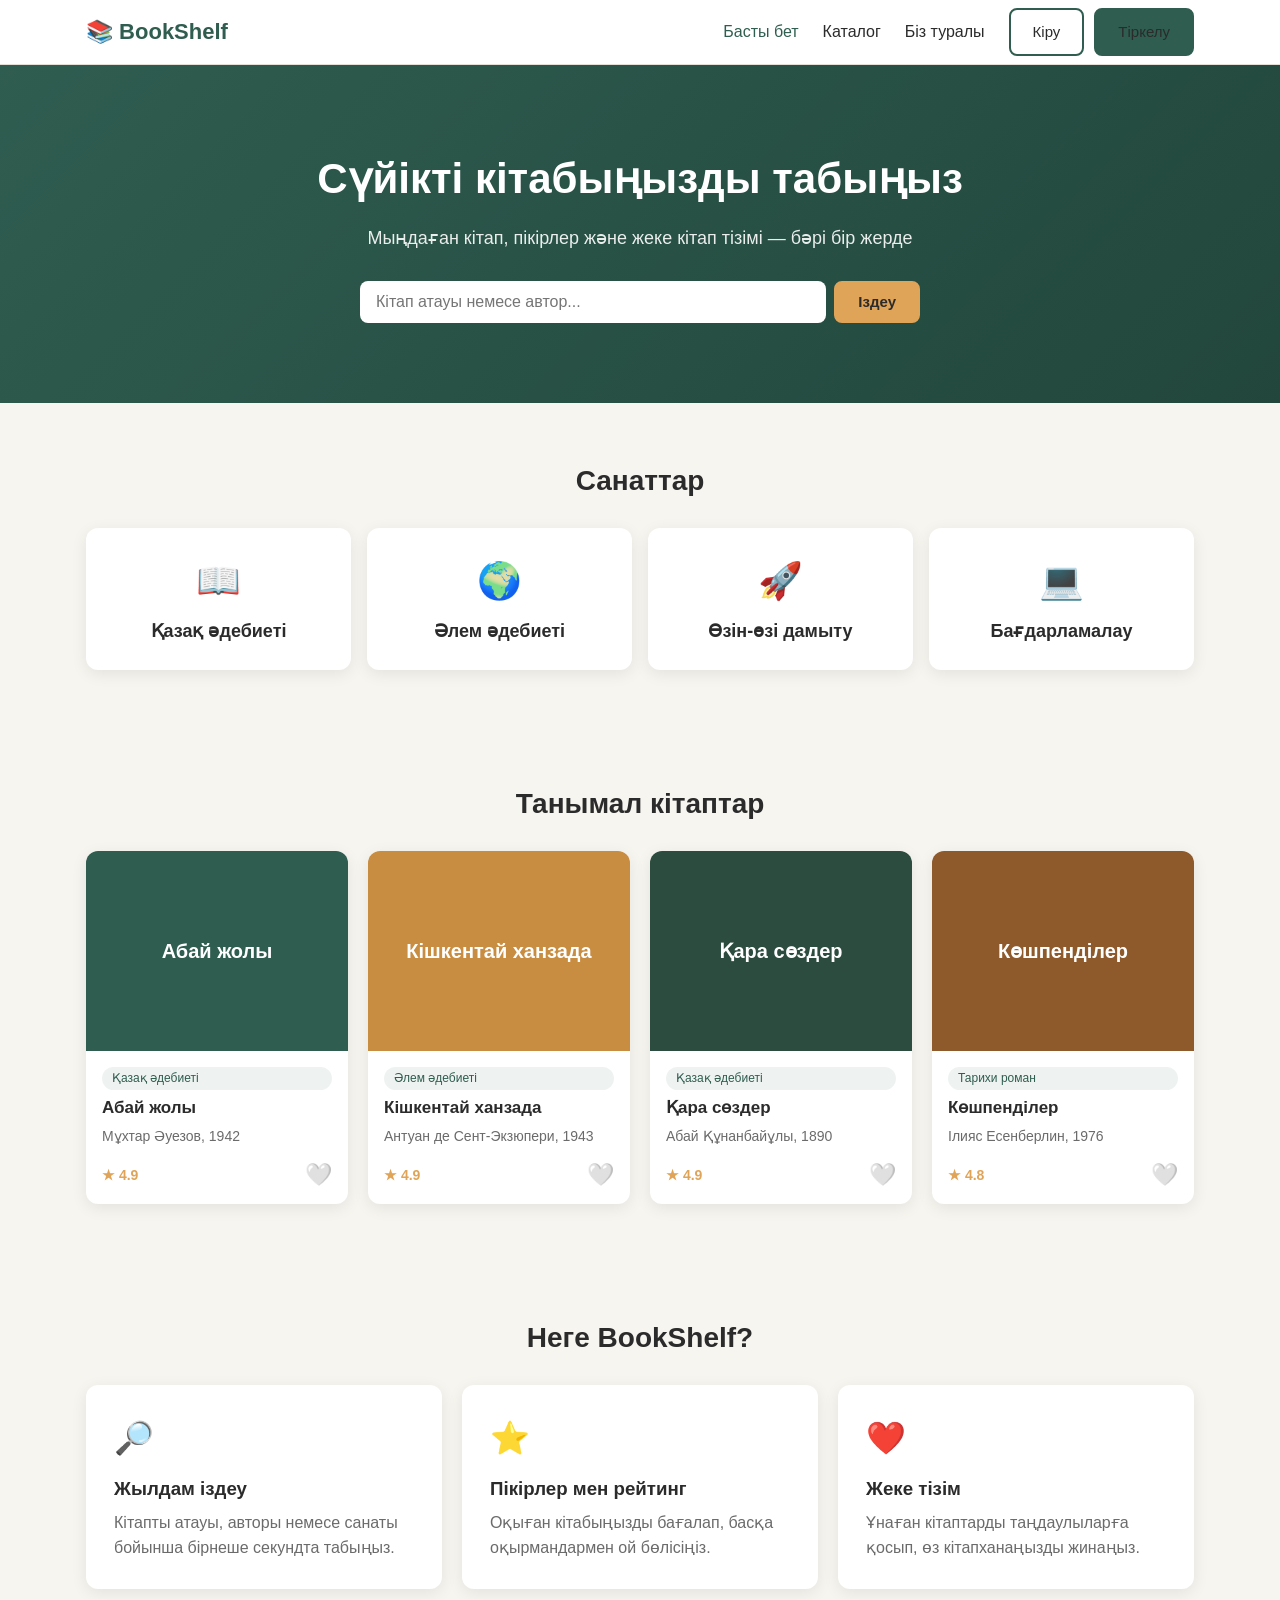
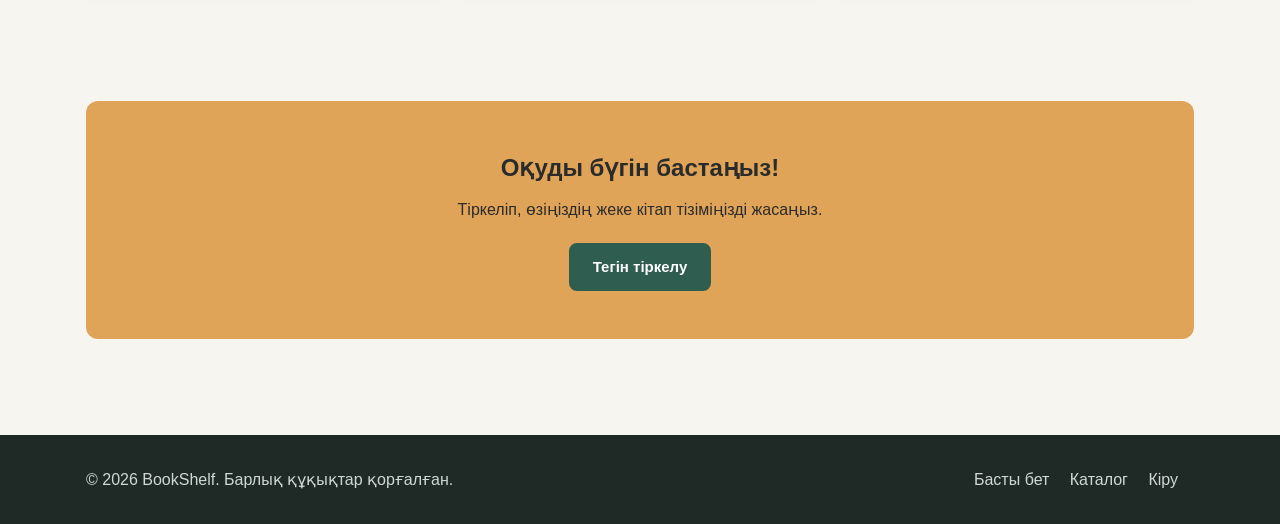
<file: frontend/index.html>
<!DOCTYPE html>
<html lang="kk">
<head>
  <meta charset="UTF-8">
  <meta name="viewport" content="width=device-width, initial-scale=1.0">
  <title>BookShelf — Онлайн кітапхана</title>
  <link rel="stylesheet" href="css/style.css">
</head>
<body>
  <!-- Header -->
  <header class="header">
    <div class="container">
      <a href="index.html" class="logo">📚 BookShelf</a>
      <button class="burger" aria-label="Мәзір">☰</button>
      <nav class="nav">
        <a href="index.html" class="active">Басты бет</a>
        <a href="catalog.html">Каталог</a>
        <a href="#about">Біз туралы</a>
        <div class="nav-buttons">
          <a href="login.html" class="btn btn-outline">Кіру</a>
          <a href="register.html" class="btn">Тіркелу</a>
        </div>
      </nav>
    </div>
  </header>

  <main>
    <!-- Hero -->
    <section class="hero">
      <div class="container">
        <h1>Сүйікті кітабыңызды табыңыз</h1>
        <p>Мыңдаған кітап, пікірлер және жеке кітап тізімі — бәрі бір жерде</p>
        <form class="search-form" action="catalog.html" method="get">
          <input type="text" name="q" placeholder="Кітап атауы немесе автор...">
          <button type="submit" class="btn btn-accent">Іздеу</button>
        </form>
      </div>
    </section>

    <!-- Санаттар -->
    <section class="section">
      <div class="container">
        <h2 class="section-title">Санаттар</h2>
        <div class="categories">
          <a href="catalog.html?category=Қазақ әдебиеті" class="category-card">
            <div class="icon">📖</div>
            <h3>Қазақ әдебиеті</h3>
          </a>
          <a href="catalog.html?category=Әлем әдебиеті" class="category-card">
            <div class="icon">🌍</div>
            <h3>Әлем әдебиеті</h3>
          </a>
          <a href="catalog.html?category=Өзін-өзі дамыту" class="category-card">
            <div class="icon">🚀</div>
            <h3>Өзін-өзі дамыту</h3>
          </a>
          <a href="catalog.html?category=Бағдарламалау" class="category-card">
            <div class="icon">💻</div>
            <h3>Бағдарламалау</h3>
          </a>
        </div>
      </div>
    </section>

    <!-- Танымал кітаптар -->
    <section class="section">
      <div class="container">
        <h2 class="section-title">Танымал кітаптар</h2>
        <div class="books-grid" id="popular-books"></div>
      </div>
    </section>

    <!-- Мүмкіндіктер -->
    <section class="section" id="about">
      <div class="container">
        <h2 class="section-title">Неге BookShelf?</h2>
        <div class="features">
          <div class="feature">
            <div class="icon">🔎</div>
            <h3>Жылдам іздеу</h3>
            <p>Кітапты атауы, авторы немесе санаты бойынша бірнеше секундта табыңыз.</p>
          </div>
          <div class="feature">
            <div class="icon">⭐</div>
            <h3>Пікірлер мен рейтинг</h3>
            <p>Оқыған кітабыңызды бағалап, басқа оқырмандармен ой бөлісіңіз.</p>
          </div>
          <div class="feature">
            <div class="icon">❤️</div>
            <h3>Жеке тізім</h3>
            <p>Ұнаған кітаптарды таңдаулыларға қосып, өз кітапханаңызды жинаңыз.</p>
          </div>
        </div>
      </div>
    </section>

    <!-- Call to action -->
    <section class="section">
      <div class="container">
        <div class="cta">
          <h2>Оқуды бүгін бастаңыз!</h2>
          <p>Тіркеліп, өзіңіздің жеке кітап тізіміңізді жасаңыз.</p>
          <a href="register.html" class="btn">Тегін тіркелу</a>
        </div>
      </div>
    </section>
  </main>

  <!-- Footer -->
  <footer class="footer">
    <div class="container">
      <p>© 2026 BookShelf. Барлық құқықтар қорғалған.</p>
      <div>
        <a href="index.html">Басты бет</a>
        <a href="catalog.html">Каталог</a>
        <a href="login.html">Кіру</a>
      </div>
    </div>
  </footer>

  <script src="js/main.js"></script>
</body>
</html>
</file>
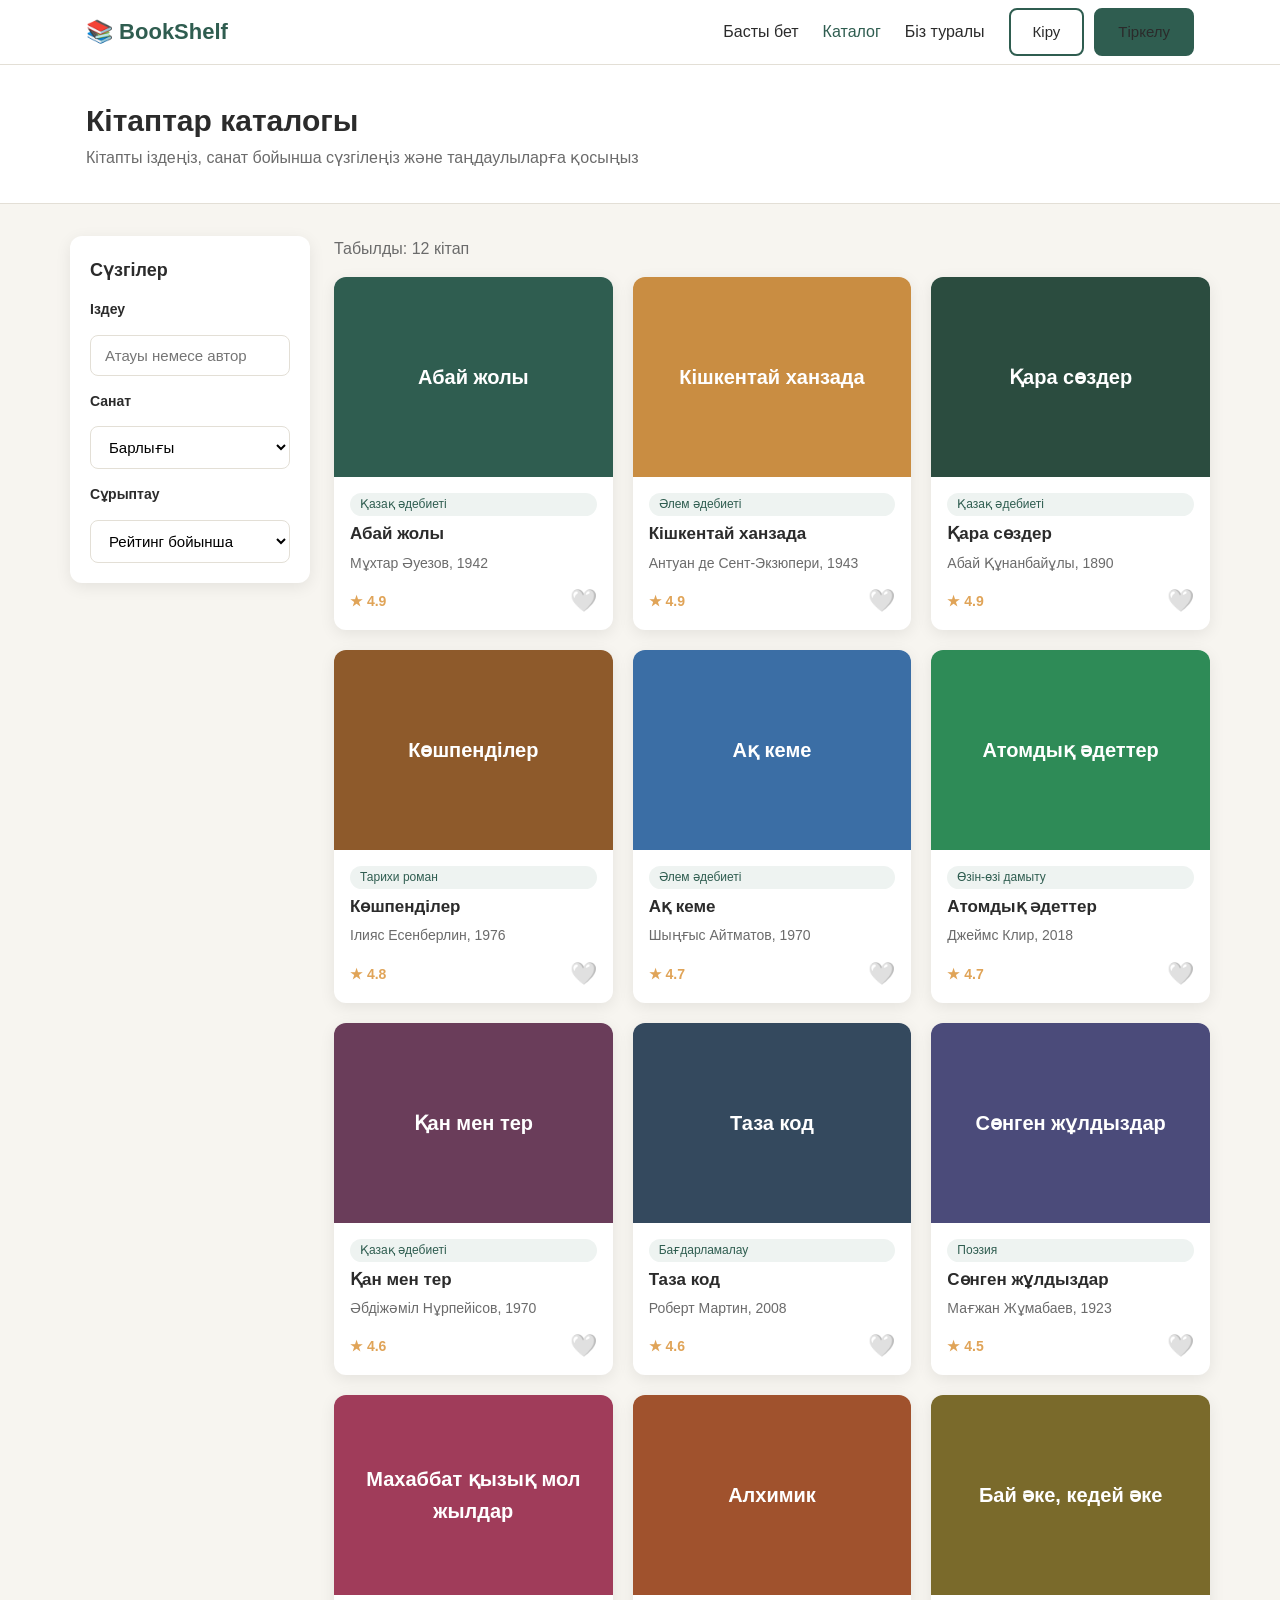
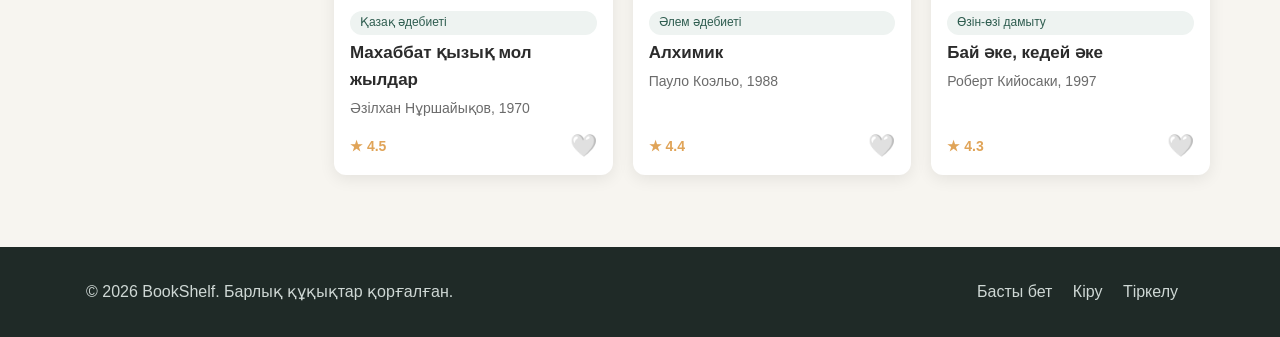
<file: frontend/catalog.html>
<!DOCTYPE html>
<html lang="kk">
<head>
  <meta charset="UTF-8">
  <meta name="viewport" content="width=device-width, initial-scale=1.0">
  <title>Каталог — BookShelf</title>
  <link rel="stylesheet" href="css/style.css">
</head>
<body>
  <!-- Header -->
  <header class="header">
    <div class="container">
      <a href="index.html" class="logo">📚 BookShelf</a>
      <button class="burger" aria-label="Мәзір">☰</button>
      <nav class="nav">
        <a href="index.html">Басты бет</a>
        <a href="catalog.html" class="active">Каталог</a>
        <a href="index.html#about">Біз туралы</a>
        <div class="nav-buttons">
          <a href="login.html" class="btn btn-outline">Кіру</a>
          <a href="register.html" class="btn">Тіркелу</a>
        </div>
      </nav>
    </div>
  </header>

  <main>
    <section class="page-header">
      <div class="container">
        <h1>Кітаптар каталогы</h1>
        <p>Кітапты іздеңіз, санат бойынша сүзгілеңіз және таңдаулыларға қосыңыз</p>
      </div>
    </section>

    <div class="container catalog-layout">
      <!-- Сүзгілер -->
      <aside class="filters">
        <h3>Сүзгілер</h3>
        <label for="search">Іздеу</label>
        <input type="text" id="search" placeholder="Атауы немесе автор">

        <label for="category">Санат</label>
        <select id="category">
          <option value="all">Барлығы</option>
        </select>

        <label for="sort">Сұрыптау</label>
        <select id="sort">
          <option value="rating">Рейтинг бойынша</option>
          <option value="title">Атауы бойынша (А-Я)</option>
          <option value="year">Жаңалары алдымен</option>
        </select>
      </aside>

      <!-- Кітаптар -->
      <section>
        <div class="catalog-top">
          <span id="result-count"></span>
        </div>
        <div class="books-grid" id="catalog-books"></div>
        <p class="empty" id="empty">Ештеңе табылмады 😔</p>
      </section>
    </div>
  </main>

  <!-- Footer -->
  <footer class="footer">
    <div class="container">
      <p>© 2026 BookShelf. Барлық құқықтар қорғалған.</p>
      <div>
        <a href="index.html">Басты бет</a>
        <a href="login.html">Кіру</a>
        <a href="register.html">Тіркелу</a>
      </div>
    </div>
  </footer>

  <script src="js/main.js"></script>
</body>
</html>
</file>
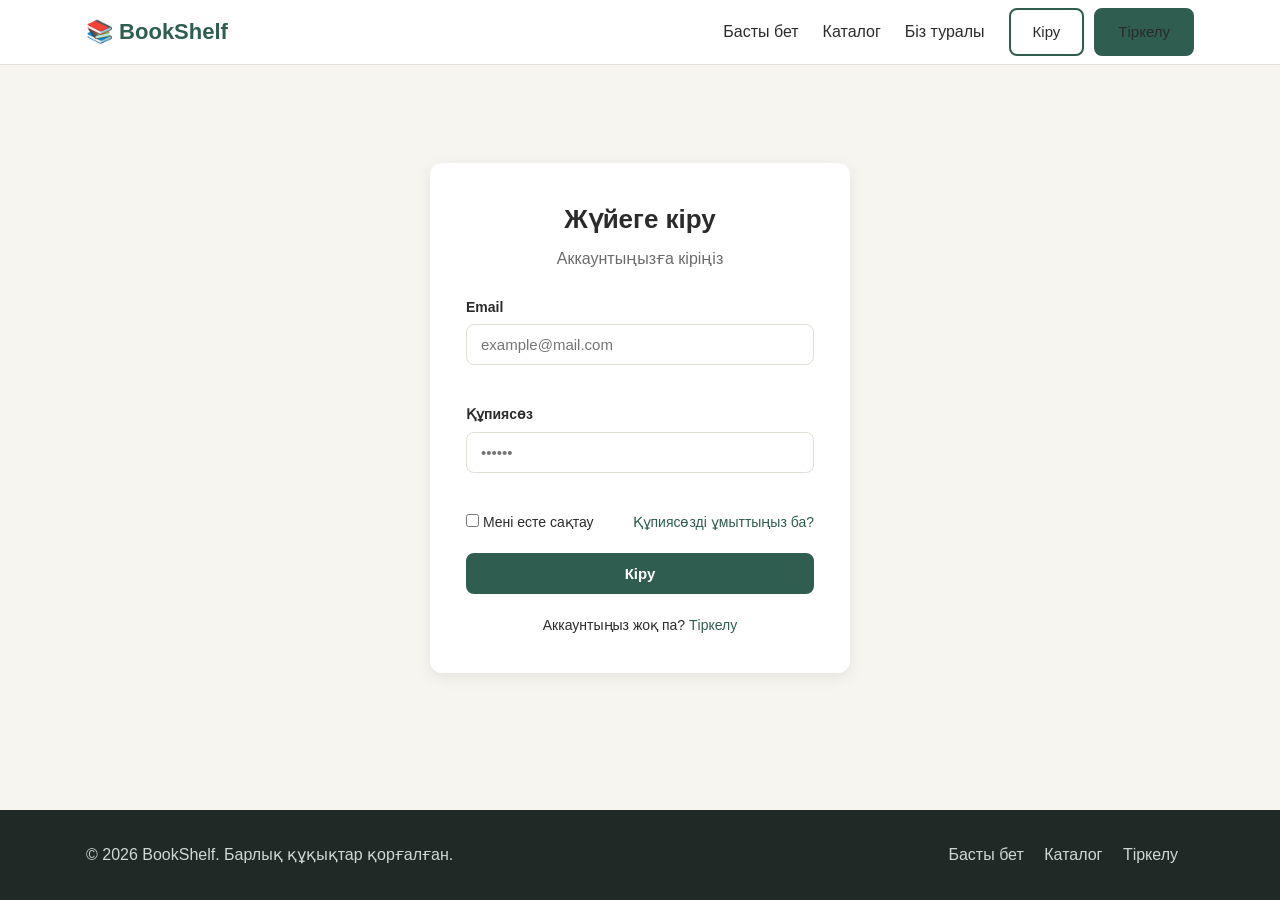
<file: frontend/login.html>
<!DOCTYPE html>
<html lang="kk">
<head>
  <meta charset="UTF-8">
  <meta name="viewport" content="width=device-width, initial-scale=1.0">
  <title>Кіру — BookShelf</title>
  <link rel="stylesheet" href="css/style.css">
</head>
<body>
  <!-- Header -->
  <header class="header">
    <div class="container">
      <a href="index.html" class="logo">📚 BookShelf</a>
      <button class="burger" aria-label="Мәзір">☰</button>
      <nav class="nav">
        <a href="index.html">Басты бет</a>
        <a href="catalog.html">Каталог</a>
        <a href="index.html#about">Біз туралы</a>
        <div class="nav-buttons">
          <a href="login.html" class="btn btn-outline">Кіру</a>
          <a href="register.html" class="btn">Тіркелу</a>
        </div>
      </nav>
    </div>
  </header>

  <main class="auth-page">
    <div class="auth-card">
      <h1>Жүйеге кіру</h1>
      <p class="subtitle">Аккаунтыңызға кіріңіз</p>

      <div class="message" id="form-message"></div>

      <form id="login-form" novalidate>
        <div class="form-group">
          <label for="email">Email</label>
          <input type="email" id="email" name="email" placeholder="example@mail.com">
          <p class="error-text"></p>
        </div>
        <div class="form-group">
          <label for="password">Құпиясөз</label>
          <input type="password" id="password" name="password" placeholder="••••••">
          <p class="error-text"></p>
        </div>
        <div class="form-row">
          <label><input type="checkbox"> Мені есте сақтау</label>
          <a href="#">Құпиясөзді ұмыттыңыз ба?</a>
        </div>
        <button type="submit" class="btn btn-block">Кіру</button>
      </form>

      <p class="form-footer">Аккаунтыңыз жоқ па? <a href="register.html">Тіркелу</a></p>
    </div>
  </main>

  <!-- Footer -->
  <footer class="footer">
    <div class="container">
      <p>© 2026 BookShelf. Барлық құқықтар қорғалған.</p>
      <div>
        <a href="index.html">Басты бет</a>
        <a href="catalog.html">Каталог</a>
        <a href="register.html">Тіркелу</a>
      </div>
    </div>
  </footer>

  <script src="js/main.js"></script>
</body>
</html>
</file>
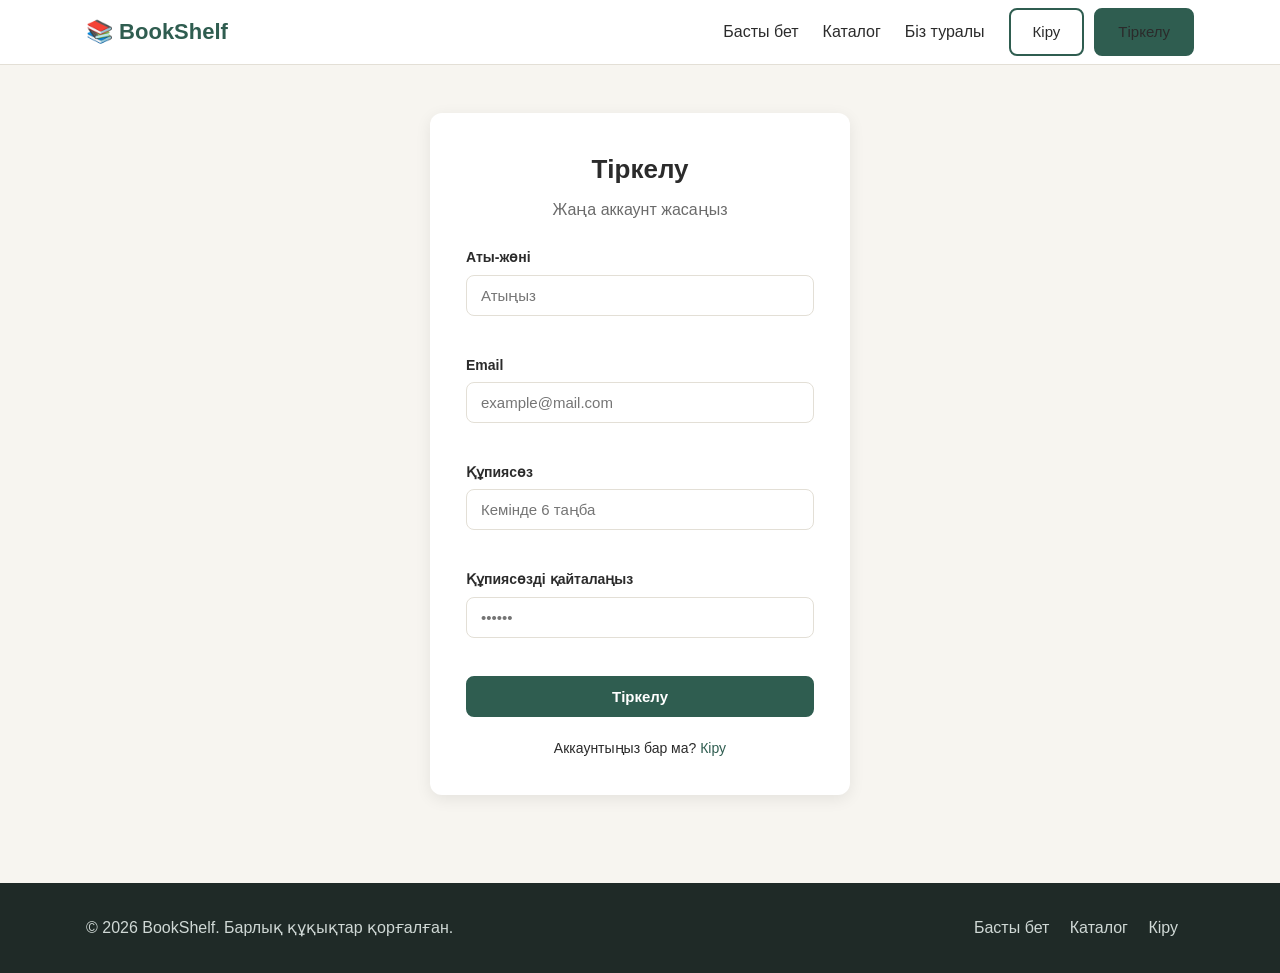
<file: frontend/register.html>
<!DOCTYPE html>
<html lang="kk">
<head>
  <meta charset="UTF-8">
  <meta name="viewport" content="width=device-width, initial-scale=1.0">
  <title>Тіркелу — BookShelf</title>
  <link rel="stylesheet" href="css/style.css">
</head>
<body>
  <!-- Header -->
  <header class="header">
    <div class="container">
      <a href="index.html" class="logo">📚 BookShelf</a>
      <button class="burger" aria-label="Мәзір">☰</button>
      <nav class="nav">
        <a href="index.html">Басты бет</a>
        <a href="catalog.html">Каталог</a>
        <a href="index.html#about">Біз туралы</a>
        <div class="nav-buttons">
          <a href="login.html" class="btn btn-outline">Кіру</a>
          <a href="register.html" class="btn">Тіркелу</a>
        </div>
      </nav>
    </div>
  </header>

  <main class="auth-page">
    <div class="auth-card">
      <h1>Тіркелу</h1>
      <p class="subtitle">Жаңа аккаунт жасаңыз</p>

      <div class="message" id="form-message"></div>

      <form id="register-form" novalidate>
        <div class="form-group">
          <label for="name">Аты-жөні</label>
          <input type="text" id="name" name="name" placeholder="Атыңыз">
          <p class="error-text"></p>
        </div>
        <div class="form-group">
          <label for="email">Email</label>
          <input type="email" id="email" name="email" placeholder="example@mail.com">
          <p class="error-text"></p>
        </div>
        <div class="form-group">
          <label for="password">Құпиясөз</label>
          <input type="password" id="password" name="password" placeholder="Кемінде 6 таңба">
          <p class="error-text"></p>
        </div>
        <div class="form-group">
          <label for="confirm">Құпиясөзді қайталаңыз</label>
          <input type="password" id="confirm" name="confirm" placeholder="••••••">
          <p class="error-text"></p>
        </div>
        <button type="submit" class="btn btn-block">Тіркелу</button>
      </form>

      <p class="form-footer">Аккаунтыңыз бар ма? <a href="login.html">Кіру</a></p>
    </div>
  </main>

  <!-- Footer -->
  <footer class="footer">
    <div class="container">
      <p>© 2026 BookShelf. Барлық құқықтар қорғалған.</p>
      <div>
        <a href="index.html">Басты бет</a>
        <a href="catalog.html">Каталог</a>
        <a href="login.html">Кіру</a>
      </div>
    </div>
  </footer>

  <script src="js/main.js"></script>
</body>
</html>
</file>
<file: frontend/css/style.css>
/* ===== Жалпы стильдер ===== */
:root {
  --primary: #2f5d50;
  --primary-dark: #22463c;
  --accent: #e0a458;
  --bg: #f7f5f0;
  --surface: #ffffff;
  --text: #2b2b2b;
  --muted: #6b6b6b;
  --border: #e3dfd6;
  --error: #c0392b;
  --success: #2e8b57;
  --radius: 12px;
  --shadow: 0 4px 16px rgba(0, 0, 0, 0.08);
}

* {
  box-sizing: border-box;
  margin: 0;
  padding: 0;
}

body {
  font-family: "Segoe UI", Roboto, Arial, sans-serif;
  background: var(--bg);
  color: var(--text);
  line-height: 1.6;
  display: flex;
  flex-direction: column;
  min-height: 100vh;
}

main {
  flex: 1;
}

a {
  color: var(--primary);
  text-decoration: none;
}

img {
  max-width: 100%;
}

.container {
  width: 100%;
  max-width: 1140px;
  margin: 0 auto;
  padding: 0 16px;
}

/* ===== Батырмалар ===== */
.btn {
  display: inline-block;
  padding: 10px 22px;
  border: 2px solid var(--primary);
  border-radius: 8px;
  background: var(--primary);
  color: #fff;
  font-size: 15px;
  font-weight: 600;
  cursor: pointer;
  transition: background 0.2s, color 0.2s;
}

.btn:hover {
  background: var(--primary-dark);
  border-color: var(--primary-dark);
}

.btn-outline {
  background: transparent;
  color: var(--primary);
}

.btn-outline:hover {
  background: var(--primary);
  color: #fff;
}

.btn-accent {
  background: var(--accent);
  border-color: var(--accent);
  color: #2b2b2b;
}

.btn-accent:hover {
  background: #c98d42;
  border-color: #c98d42;
}

.btn-block {
  width: 100%;
}

/* ===== Header ===== */
.header {
  background: var(--surface);
  border-bottom: 1px solid var(--border);
  position: sticky;
  top: 0;
  z-index: 10;
}

.header .container {
  display: flex;
  align-items: center;
  justify-content: space-between;
  height: 64px;
}

.logo {
  font-size: 22px;
  font-weight: 700;
  color: var(--primary);
}

.nav {
  display: flex;
  align-items: center;
  gap: 24px;
}

.nav a {
  color: var(--text);
  font-weight: 500;
}

.nav a:hover,
.nav a.active {
  color: var(--primary);
}

.nav-buttons {
  display: flex;
  gap: 10px;
}

.burger {
  display: none;
  background: none;
  border: none;
  font-size: 28px;
  cursor: pointer;
  color: var(--text);
}

/* ===== Hero (басты бет) ===== */
.hero {
  background: linear-gradient(135deg, var(--primary), var(--primary-dark));
  color: #fff;
  padding: 80px 0;
  text-align: center;
}

.hero h1 {
  font-size: 42px;
  margin-bottom: 12px;
}

.hero p {
  font-size: 18px;
  opacity: 0.9;
  margin-bottom: 28px;
}

.search-form {
  display: flex;
  max-width: 560px;
  margin: 0 auto;
  gap: 8px;
}

.search-form input {
  flex: 1;
  padding: 12px 16px;
  border: none;
  border-radius: 8px;
  font-size: 16px;
}

/* ===== Секциялар ===== */
.section {
  padding: 56px 0;
}

.section-title {
  font-size: 28px;
  margin-bottom: 24px;
  text-align: center;
}

/* Санаттар */
.categories {
  display: grid;
  grid-template-columns: repeat(4, 1fr);
  gap: 16px;
}

.category-card {
  background: var(--surface);
  border-radius: var(--radius);
  box-shadow: var(--shadow);
  padding: 24px;
  text-align: center;
  color: var(--text);
  transition: transform 0.2s;
}

.category-card:hover {
  transform: translateY(-4px);
}

.category-card .icon {
  font-size: 36px;
}

.category-card h3 {
  margin-top: 8px;
  font-size: 18px;
}

/* Кітап карточкалары */
.books-grid {
  display: grid;
  grid-template-columns: repeat(4, 1fr);
  gap: 20px;
}

.book-card {
  background: var(--surface);
  border-radius: var(--radius);
  box-shadow: var(--shadow);
  overflow: hidden;
  display: flex;
  flex-direction: column;
}

.book-cover {
  height: 200px;
  display: flex;
  align-items: center;
  justify-content: center;
  padding: 16px;
  color: #fff;
  font-size: 20px;
  font-weight: 700;
  text-align: center;
}

.book-info {
  padding: 16px;
  display: flex;
  flex-direction: column;
  gap: 4px;
  flex: 1;
}

.book-info h3 {
  font-size: 17px;
}

.book-author {
  color: var(--muted);
  font-size: 14px;
}

.book-meta {
  display: flex;
  justify-content: space-between;
  align-items: center;
  margin-top: auto;
  padding-top: 10px;
  font-size: 14px;
}

.rating {
  color: var(--accent);
  font-weight: 600;
}

.tag {
  background: #eef3f1;
  color: var(--primary);
  padding: 2px 10px;
  border-radius: 20px;
  font-size: 12px;
}

.fav-btn {
  background: none;
  border: none;
  font-size: 22px;
  cursor: pointer;
}

/* Мүмкіндіктер */
.features {
  display: grid;
  grid-template-columns: repeat(3, 1fr);
  gap: 20px;
}

.feature {
  background: var(--surface);
  border-radius: var(--radius);
  padding: 28px;
  box-shadow: var(--shadow);
}

.feature .icon {
  font-size: 32px;
}

.feature h3 {
  margin: 10px 0 6px;
}

.feature p {
  color: var(--muted);
}

/* Call to action */
.cta {
  background: var(--accent);
  text-align: center;
  padding: 48px 16px;
  border-radius: var(--radius);
}

.cta h2 {
  margin-bottom: 10px;
}

.cta p {
  margin-bottom: 20px;
}

/* ===== Формалар (кіру / тіркелу) ===== */
.auth-page {
  display: flex;
  align-items: center;
  justify-content: center;
  padding: 48px 16px;
}

.auth-card {
  background: var(--surface);
  border-radius: var(--radius);
  box-shadow: var(--shadow);
  padding: 36px;
  width: 100%;
  max-width: 420px;
}

.auth-card h1 {
  font-size: 26px;
  margin-bottom: 6px;
  text-align: center;
}

.auth-card .subtitle {
  color: var(--muted);
  text-align: center;
  margin-bottom: 24px;
}

.form-group {
  margin-bottom: 16px;
}

.form-group label {
  display: block;
  font-weight: 600;
  margin-bottom: 6px;
  font-size: 14px;
}

.form-group input,
.filters select,
.filters input {
  width: 100%;
  padding: 11px 14px;
  border: 1px solid var(--border);
  border-radius: 8px;
  font-size: 15px;
  background: #fff;
}

.form-group input:focus,
.filters select:focus,
.filters input:focus {
  outline: none;
  border-color: var(--primary);
}

.form-group input.invalid {
  border-color: var(--error);
}

.error-text {
  color: var(--error);
  font-size: 13px;
  margin-top: 4px;
  min-height: 18px;
}

.form-row {
  display: flex;
  justify-content: space-between;
  align-items: center;
  font-size: 14px;
  margin-bottom: 20px;
}

.form-footer {
  text-align: center;
  margin-top: 20px;
  font-size: 14px;
}

.message {
  display: none;
  padding: 12px;
  border-radius: 8px;
  margin-bottom: 16px;
  text-align: center;
  font-weight: 600;
}

.message.success {
  display: block;
  background: #e6f4ec;
  color: var(--success);
}

.message.error {
  display: block;
  background: #fbeaea;
  color: var(--error);
}

/* ===== Каталог ===== */
.page-header {
  background: var(--surface);
  border-bottom: 1px solid var(--border);
  padding: 32px 0;
}

.page-header h1 {
  font-size: 30px;
}

.page-header p {
  color: var(--muted);
}

.catalog-layout {
  display: grid;
  grid-template-columns: 240px 1fr;
  gap: 24px;
  padding: 32px 0;
}

.filters {
  background: var(--surface);
  border-radius: var(--radius);
  box-shadow: var(--shadow);
  padding: 20px;
  align-self: start;
  display: flex;
  flex-direction: column;
  gap: 14px;
}

.filters h3 {
  font-size: 18px;
}

.filters label {
  font-weight: 600;
  font-size: 14px;
}

.catalog-top {
  display: flex;
  justify-content: space-between;
  align-items: center;
  margin-bottom: 16px;
  color: var(--muted);
}

.catalog-layout .books-grid {
  grid-template-columns: repeat(3, 1fr);
}

.empty {
  display: none;
  text-align: center;
  color: var(--muted);
  padding: 40px;
}

/* ===== Footer ===== */
.footer {
  background: #1f2a27;
  color: #cfd8d5;
  padding: 32px 0;
  margin-top: 40px;
}

.footer .container {
  display: flex;
  justify-content: space-between;
  flex-wrap: wrap;
  gap: 16px;
}

.footer a {
  color: #cfd8d5;
  margin-right: 16px;
}

/* ===== Адаптивтілік ===== */
@media (max-width: 992px) {
  .books-grid,
  .categories {
    grid-template-columns: repeat(3, 1fr);
  }

  .catalog-layout .books-grid {
    grid-template-columns: repeat(2, 1fr);
  }
}

@media (max-width: 768px) {
  .burger {
    display: block;
  }

  .nav {
    display: none;
    position: absolute;
    top: 64px;
    left: 0;
    right: 0;
    background: var(--surface);
    flex-direction: column;
    align-items: flex-start;
    padding: 16px;
    gap: 14px;
    border-bottom: 1px solid var(--border);
  }

  .nav.open {
    display: flex;
  }

  .hero {
    padding: 56px 0;
  }

  .hero h1 {
    font-size: 30px;
  }

  .books-grid,
  .categories,
  .features {
    grid-template-columns: repeat(2, 1fr);
  }

  .catalog-layout {
    grid-template-columns: 1fr;
  }
}

@media (max-width: 480px) {
  .search-form {
    flex-direction: column;
  }

  .books-grid,
  .catalog-layout .books-grid,
  .features {
    grid-template-columns: 1fr;
  }

  .auth-card {
    padding: 24px;
  }
}
</file>
